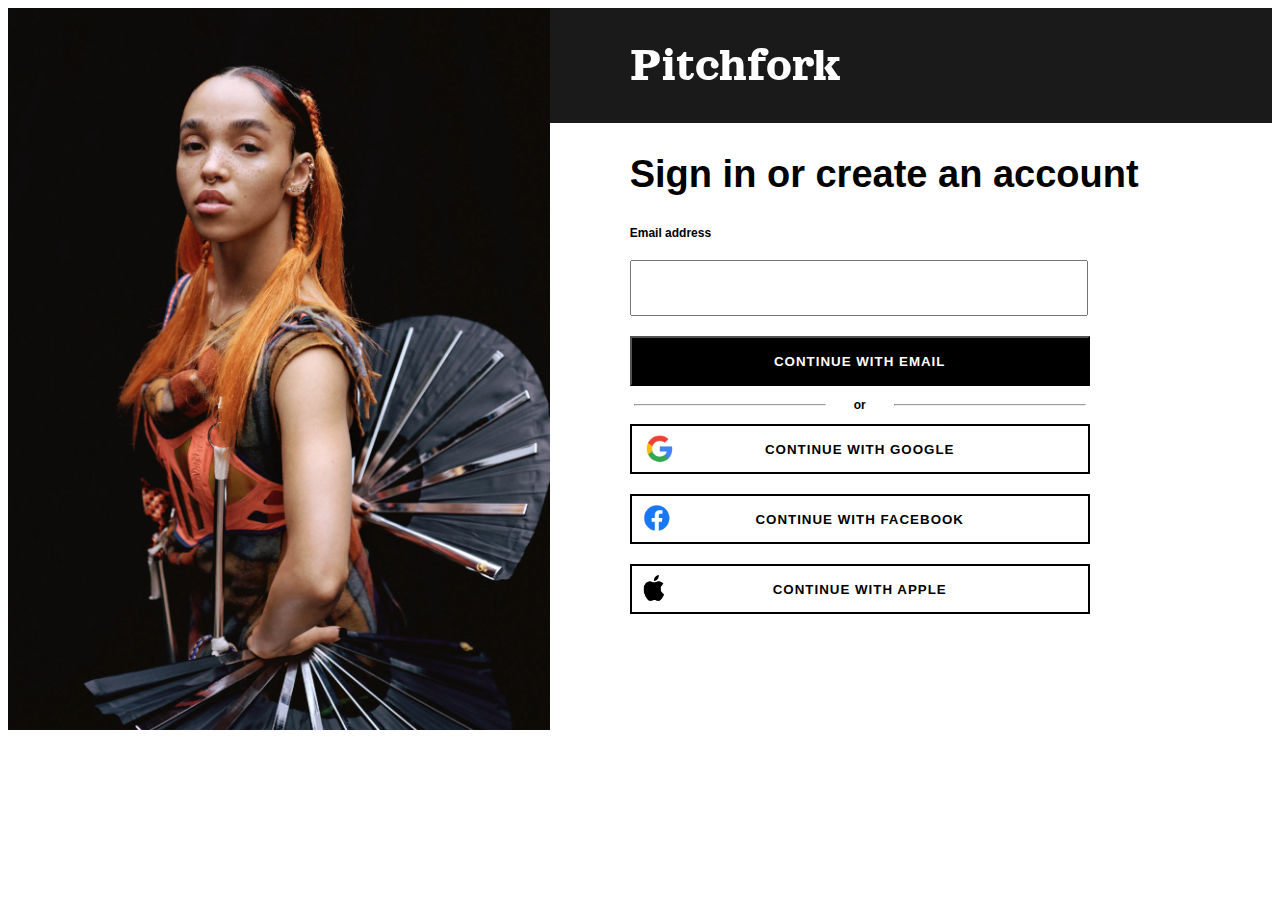
<file: login.html>
<!DOCTYPE html>
<html lang="en">
  <head>
    <meta charset="UTF-8">
    <meta name="viewport" content="width=device-width, initial-scale=1.0">
    <title>Sign in or create an account</title>
    <link rel="icon" type="image/x-icon" href="/assets/favicon.png">
    <link rel="stylesheet" href="styles.css">
    <!-- Google fonts -->
    <link rel="preconnect" href="https://fonts.googleapis.com">
    <link rel="preconnect" href="https://fonts.gstatic.com" crossorigin>
    <link
      href="https://fonts.googleapis.com/css2?family=Orelega+One&display=swap"
      rel="stylesheet">

    <link rel="preconnect" href="https://fonts.googleapis.com">
    <link rel="preconnect" href="https://fonts.gstatic.com" crossorigin>
    <link
      href="https://fonts.googleapis.com/css2?family=EB+Garamond:ital,wght@0,400..800;1,400..800&family=Orelega+One&display=swap"
      rel="stylesheet">
  </head>
  <body>
    <div class="logincontainer">
      <div class="imagecontainer">
        <img src="assets/fkatwigs.jpg" alt="Portrait of artist FKA twigs">
      </div>
      <div class="formcontainer">
        <header>
          <h1 id="loginheader">Pitchfork</h1>
        </header>
        <h1 id="form">Sign in or create an account</h1>
        <div class="form">
          <form action="emailinslamlaren">
            <label for="email">Email address</label><br>
            <input type="email" id="email" name="email" value=""><br>
            <input id="emailbutton" type="submit" value="Continue with email">
          </form>
          <div class="logindivider">
            <hr>
            <p>or</p>
            <hr>
          </div>

          <div class="button">
            <button class="loginbutton">
              <img id="accountlogogoogle" src="assets/google.png" alt="">
              Continue with Google
            </button>
            <button class="loginbutton">
              <img id="accountlogofacebook" src="assets/facebook.png" alt=""> Continue with
              Facebook
            </button>
            <button class="loginbutton">
              <img id="accountlogoapple" src="assets/apple.png" alt=""> Continue with
              Apple
            </button>
          </div>
        </div>
      </div>
    </div>
  </body>
</html>
</file>
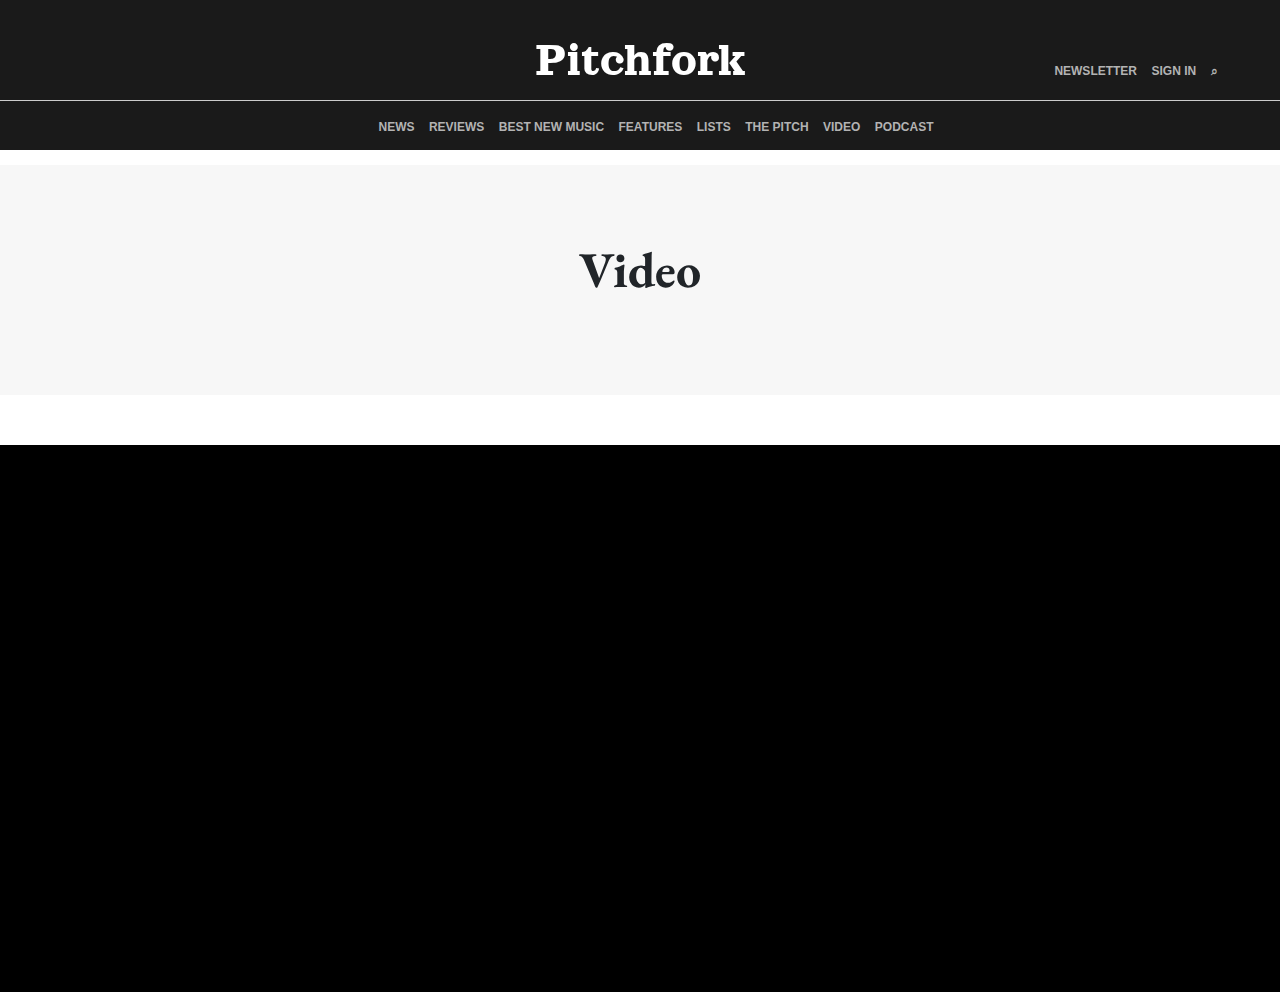
<file: video.html>
<!DOCTYPE html>
<html lang="en">
  <head>
    <meta charset="UTF-8" />
    <meta name="viewport" content="width=device-width, initial-scale=1.0" />
    <title>Pitchfork | The Most Trusted Voice in Music. | Pitchfork</title>
    <link rel="icon" type="image/x-icon" href="/assets/favicon.png">
    <link href="https://cdn.jsdelivr.net/npm/bootstrap@5.3.3/dist/css/bootstrap.min.css" rel="stylesheet" integrity="sha384-QWTKZyjpPEjISv5WaRU9OFeRpok6YctnYmDr5pNlyT2bRjXh0JMhjY6hW+ALEwIH" crossorigin="anonymous">
    <link rel="stylesheet" href="styles.css">
    <!-- Google fonts -->
      <link rel="preconnect" href="https://fonts.googleapis.com">
      <link rel="preconnect" href="https://fonts.gstatic.com" crossorigin>
      <link href="https://fonts.googleapis.com/css2?family=Orelega+One&display=swap" rel="stylesheet">

      <link rel="preconnect" href="https://fonts.googleapis.com">
      <link rel="preconnect" href="https://fonts.gstatic.com" crossorigin>
      <link href="https://fonts.googleapis.com/css2?family=EB+Garamond:ital,wght@0,400..800;1,400..800&family=Orelega+One&display=swap" rel="stylesheet">


  </head>
  <body>
    <header>
      <div class="mainheader" id="featureheader">
        <div class="menu">
        </div>
        <div class="logo"><h1 id="featureheaderlogo">Pitchfork</h1></div>
        <div class="signin">
          <ul>
          <li><a class="internallinknav"  href="#newsletter">Newsletter</a></li>
          <li><a class="internallinknav"  href="login.html">Sign in</a></li>
          <li><a class="internallinknav"  href="#search">&#8981;</a></li>
          </ul>
        </div>
      </div>
      <nav>
        <ul>
          <li><a class="internallinknav" href="#news">News</a></li>
          <li><a class="internallinknav" href="#reviews">Reviews</a></li>
          <li><a class="internallinknav" href="#bestNewMusic">Best new music</a></li>
          <li><a class="internallinknav" href="#features">Features</a></li>
          <li><a class="internallinknav" href="#lists">Lists</a></li>
          <li><a class="internallinknav" href="#thePitch">The pitch</a></li>
          <li><a class="internallinknav" href="#Video">Video</a></li>
          <li><a class="internallinknav" href="#podcast">Podcast</a></li>
      </ul>
      </nav>
    </header>
    <div class="featureheader">
      <div><h2 id="featurelogo">Video</h2></div>
    </div> 
    <div class="mainvideo">
      <iframe title="Boygenius Rate Google Drive, the Ocean, and Topsheets | Over/Under | Pitchfork" width="965" height="540"
      src="https://youtube.com/embed/s4uRfq1cJfw">
      </iframe> 
    </div>

    <script src="https://cdn.jsdelivr.net/npm/bootstrap@5.3.3/dist/js/bootstrap.bundle.min.js" integrity="sha384-YvpcrYf0tY3lHB60NNkmXc5s9fDVZLESaAA55NDzOxhy9GkcIdslK1eN7N6jIeHz" crossorigin="anonymous"></script>
  </body>
</html>
</file>
<file: styles.css>
:root {
  --date: rgb(87, 87, 87);
  --internallink: #2b2b2b;
  --headline: #000000;
  --border: #cccccc;
  --navobject: #b3b3b3;
  --headerfooter: #1a1a1a;
  
  
}

body {
  background-color: #ffffff;
  font-family: Arial, Helvetica, sans-serif;
  
}

header {
  width: 100%;
  background-color: var(--headerfooter);
  
}

.mainheader {
  display: grid;
  grid-template-columns: 1fr 2fr 1fr;
  justify-items: center;
  align-items: center;
  background-color: var(--headerfooter);
}

.signin {
  margin-top: 20px;
}

nav {
  display: grid;
  grid-template-columns: auto;
  justify-items: center;
  align-items: center;
  background-color: var(--headerfooter);
  color: var(--navobject);
  border-top: var(--border) solid 1px;
  height: 50px;
}

.news {
  display: grid;
  grid-template-columns: 1fr 2fr 1fr;
  gap: 30px;
  margin: 40px 60px 0px 60px;
  padding: 0px 0px 10px 0px;
  max-width: 1440px;
}

.left {
  display: grid;
  grid-template-columns: auto;
  gap: 30px;
}

.center {
  border: var(--border) solid;
  border-width: 0 1px 0 1px;
  padding: 0 30px 0 30px;
}

article {
  border-bottom: var(--border) solid 1px;
}

.newsitem {
  border-bottom: var(--border) solid 1px;
}

.center .newsitem {
  border-bottom: none;
}

.newsitem#rocky {
  display: grid;
  grid-template-columns: 1fr 1fr;
  gap: 30px;
  padding-top: 30px;
  align-items: center;
}

.right .sectionhead {
  font-family: Arial, Helvetica, sans-serif;
  font-size: 14px;
  font-weight: 400;
  text-transform: uppercase;
  border-bottom: var(--border) solid 1px;
  padding-bottom: 15px;
  margin-top: 0px;
}

.right:last-child {
  border-bottom: none;
}
.newsitem {
  margin-top: 10px;
  display: grid;
  
}

.itemheadline {
  font-family: Arial, Helvetica, sans-serif;
  font-size: 16px;
  font-weight: 600;
  margin-bottom: 0px;
  padding: 0px;
}

.divider {
  margin: 60px 60px 20px 60px;
  border-top: var(--border) solid 1px;
  border-bottom: var(--border) solid 1px;
  padding-top: 0px;
  padding-bottom: 0px;
}

.reviews {
  display: grid;
  grid-template-columns: 1fr 1fr;
  gap: 30px;
  margin-left: 60px;
  margin-right: 60px;
  padding: 0px 0px 10px 0px;
  
}

.mainreview {
  top: 0;
  height: 50%;
  position: sticky;
  align-self: start;
  justify-self: center;
  justify-items: center;
  width: 463px;
  text-align: center;
}

.reviewitem {
  display: grid;
  grid-template-columns: 1fr 1fr;
  gap: 30px;
  margin: 30px;
  border-bottom: var(--border) solid 1px;
  justify-content: space-between;
}

a {
  text-decoration: none;
  list-style-type: none;
}

ul {
  margin: 0px;
}

li {
    display: inline;
    margin: 5px 5px 0px 5px;
  }

.internallink {
  color: var(--internallink);
  text-transform: uppercase;
  font-size: 12px;
  font-weight: 600;
}

.internallinknav {
  color: var(--navobject);;
  text-transform: uppercase;
  font-size: 12px;
  font-weight: 600;
}


img {
  object-fit: contain;
  max-width: 100%;
}

.album {
  padding-top: 30px;
  height: 197px;
  width: 197px;
}

h1 {
  font-family: "Orelega One", serif;
  font-weight: 400;
  font-size: 50px;
  color: #ffffff;
  margin-top: 30px;
  margin-bottom: 30px;
}

h2 {
  font-family: "EB Garamond", serif;
  font-size: 28px;
  font-weight: 700;
}

h3 {
  font-family: "EB Garamond", serif;
  font-size: 24px;
  font-weight: 700;
  margin: 10px 0px 0px 0px;
}

h3#article {
  font-size: 36px;
}

.byname {
  font-family: Arial, Helvetica, sans-serif;
  font-size: 14px;
  font-weight: 400;
  
}

.date {
  font-size: 14px;
  color: var(--date);
  font-weight: 400;
  margin: 0px 0px 20px 0px;
}

.albumname {
  font-style: italic;
}



/* Login */

.logincontainer {
  display: grid;
  grid-template-columns: 3fr 4fr;
}

.formcontainer {
  display: grid;
  align-self: start;
  
}


input {
  width: 450px;
  height: 50px;
  margin-top: 20px;
}

.form {
  display: grid;
  justify-self: start;
  align-self: start;
  padding-left: 80px;
  font-family: Arial, Helvetica, sans-serif;
  font-size: 12px;
  font-weight: 600;
}

button {
  margin-bottom: 20px;
}

.btn-search {
  scroll-margin-bottom: 5px;
  background-color: transparent;
  border: none;
  color: var(--navobject);
  padding: 0px;
}

.loginbutton{
  display: grid;
  grid-template-columns: 50px 1fr 50px;
  line-height: 45px;
  border:#000000 solid 2.5px ;
  background-color: white;
  font-family: Arial, Helvetica, sans-serif;
  text-transform: uppercase;
  font-weight: 600;
  width: 460px;
  height: 50px;
  letter-spacing: 1px;
}

.logindivider {
  display: grid;
  grid-template-columns: 200px 60px 200px;
  justify-items: center;
  align-items: center;
  margin: 0px;
}


.loginbutton:hover{
  background-color: red;
}

#emailbutton {
  background-color: black;
  color: white;
  text-align: center;
  font-family: Arial, Helvetica, sans-serif;
  text-transform: uppercase;
  letter-spacing: 1px;
  font-weight: 600;
  width: 100%;
}

#loginheader {
  margin-left: 80px;
}

#accountlogogoogle, #accountlogofacebook, #accountlogoapple {
  height: 32px;
  width: auto;
  margin-top: 5px;
}

#form {
  color: #000000;
  font-family: Arial, Helvetica, sans-serif;
  font-size: 38px;
  font-weight: 700;
  margin-left: 80px;
}

#demo {
  width: 100%;
  background-color: rgb(173, 175, 175);
  margin-top: 30px;
}

.btn-btn-info {
  background: none;
	color: inherit;
	border: none;
	padding: 0;
	font: inherit;
	cursor: pointer;
	outline: inherit;
}

hr {
  width: 190px;
}

/* Features */

.featureheader {
  display: flex;
  flex-direction: column;
  background-color: #f7f7f7;
  width: 100%;
  height: 230px;
  margin-top: 15px;
  align-items: center;
  justify-content: center;
  margin-bottom: 50px;
}

.featurevbody {
  background-color: #f7f7f7;
}

.featurebuttons {
  display: flex;
  justify-content: center;
  
}

#featurelogo
{
  align-items: center;
  justify-content: center;
  font-size: 50px;
  font-weight: 700;
  margin-top: 0px;
  margin-bottom: 20px;
}

.featurebutton {
  background-color: #dedede;
  text-align: center;
  text-transform: uppercase;
  font-size: 12px;
  font-weight: 600;
  padding: 10px 20px 10px 20px;
  margin: 0px 5px 50px 5px;
  border-radius: 20px;
  border: none;
}
.featurebutton:hover {
  border: #000000 solid 2px;
  color: #000000;
}

.featurebutton:active {
  background-color: #000000;
  color: #b3b3b3;
}

.featurearticles {
  display: grid;
  grid-template-columns: 2fr 1fr;
  gap: 30px;
  margin: 40px 60px 0px 60px;
  padding: 0px 0px 10px 0px;
  max-width: 1440px;
  background-color: #ffffff;
  
}

.featureright {
  border-left: var(--border) solid 1px;
  padding-left: 30px;
  border-bottom: none;
}

#featureheader {
  height: 100px;
}


.offcanvas {
  background-color: #ffffff;
}

#offcanvasTop {
  height: 60px;
  position: absolute;
  top: 170px;
  display: flex;
  align-items: center;
  justify-content: center;
}

.form-control {
  height: 40px;
  width: 500px;
  border: #000000 solid 1px;
  margin-top: 30px;
  border-radius: 0px;
}

.btn:hover {
  background-color: transparent;
}

/* Video */

.mainvideo {
  text-align: center;
  background-color: #000000;
  

}
</file>
